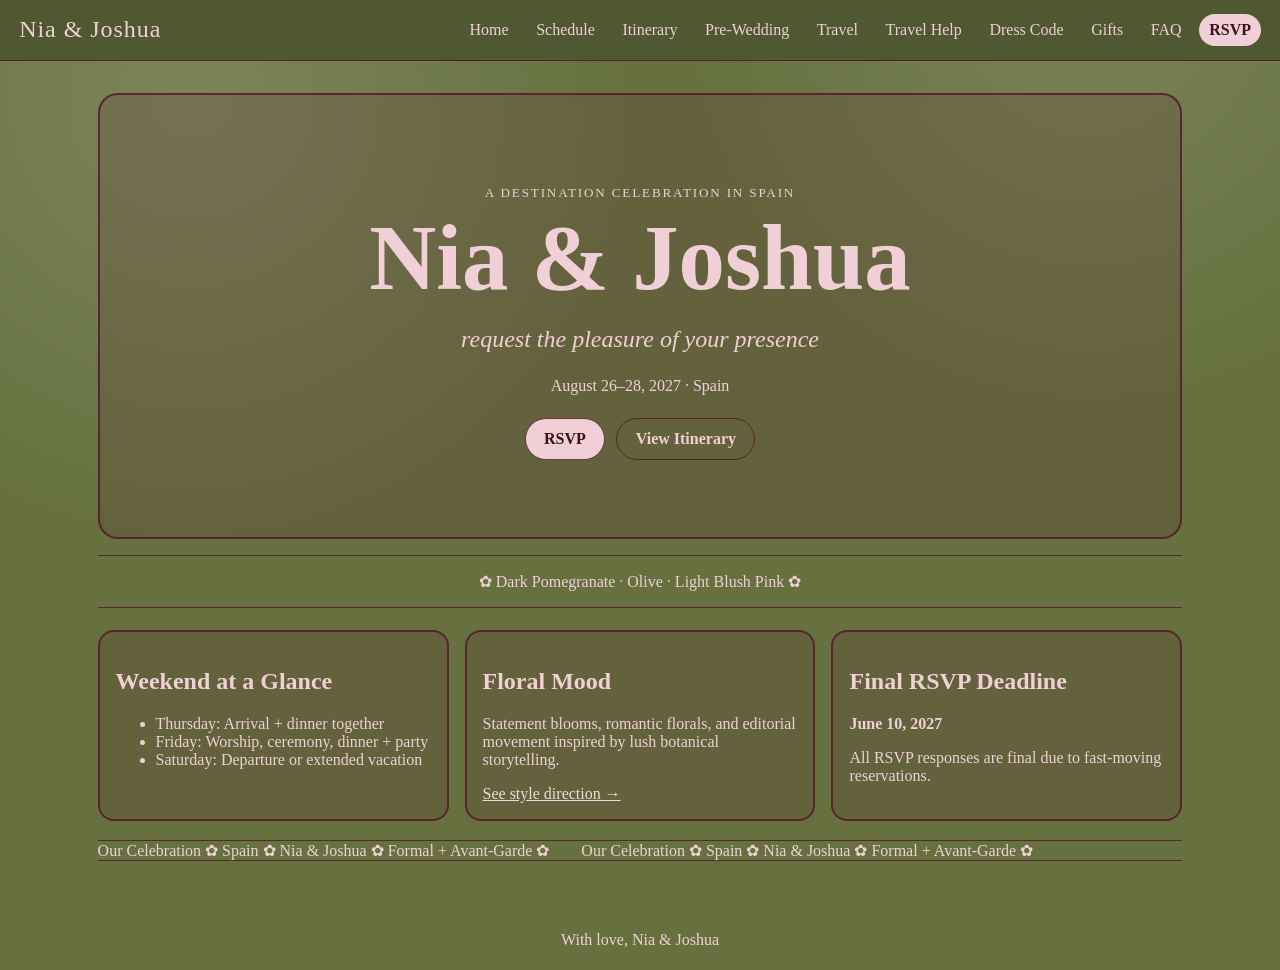
<file: index.html>
<!doctype html>
<html lang="en">
  <head>
    <meta charset="UTF-8" />
    <meta name="viewport" content="width=device-width, initial-scale=1.0" />
    <title>Nia & Joshua | Wedding</title>
    <link rel="stylesheet" href="styles.css" />
    <script defer src="script.js"></script>
  </head>
  <body class="page-home">
    <div id="petal-layer" aria-hidden="true"></div>
    <header class="site-header glass">
      <a class="brand" href="index.html">Nia & Joshua</a>
      <nav>
        <a href="index.html">Home</a>
        <a href="schedule.html">Schedule</a>
        <a href="itinerary.html">Itinerary</a>
        <a href="pre-wedding.html">Pre-Wedding</a>
        <a href="travel.html">Travel</a>
        <a href="travel-help.html">Travel Help</a>
        <a href="dress-code.html">Dress Code</a>
        <a href="gifts.html">Gifts</a>
        <a href="faq.html">FAQ</a>
        <a class="rsvp-btn" href="rsvp.html">RSVP</a>
      </nav>
    </header>

    <main>
      <section class="hero glass" data-reveal>
        <p class="eyebrow">A destination celebration in Spain</p>
        <h1>Nia & Joshua</h1>
        <p class="script">request the pleasure of your presence</p>
        <p class="date-line">August 26–28, 2027 · Spain</p>
        <div class="actions">
          <a class="btn" href="rsvp.html">RSVP</a>
          <a class="btn btn-outline" href="itinerary.html">View Itinerary</a>
        </div>
      </section>

      <section class="floral-banner" data-reveal>
        <p>✿ Dark Pomegranate · Olive · Light Blush Pink ✿</p>
      </section>

      <section class="card-grid">
        <article class="card tilt" data-reveal>
          <h2>Weekend at a Glance</h2>
          <ul>
            <li>Thursday: Arrival + dinner together</li>
            <li>Friday: Worship, ceremony, dinner + party</li>
            <li>Saturday: Departure or extended vacation</li>
          </ul>
        </article>

        <article class="card tilt" data-reveal>
          <h2>Floral Mood</h2>
          <p>
            Statement blooms, romantic florals, and editorial movement inspired by lush
            botanical storytelling.
          </p>
          <a class="text-link" href="dress-code.html">See style direction →</a>
        </article>

        <article class="card tilt" data-reveal>
          <h2>Final RSVP Deadline</h2>
          <p><strong>June 10, 2027</strong></p>
          <p>All RSVP responses are final due to fast-moving reservations.</p>
        </article>
      </section>

      <section class="marquee" aria-hidden="true">
        <div>
          <span>Our Celebration ✿ Spain ✿ Nia & Joshua ✿ Formal + Avant-Garde ✿</span>
          <span>Our Celebration ✿ Spain ✿ Nia & Joshua ✿ Formal + Avant-Garde ✿</span>
        </div>
      </section>
    </main>

    <footer class="site-footer">With love, Nia & Joshua</footer>
  </body>
</html>
</file>
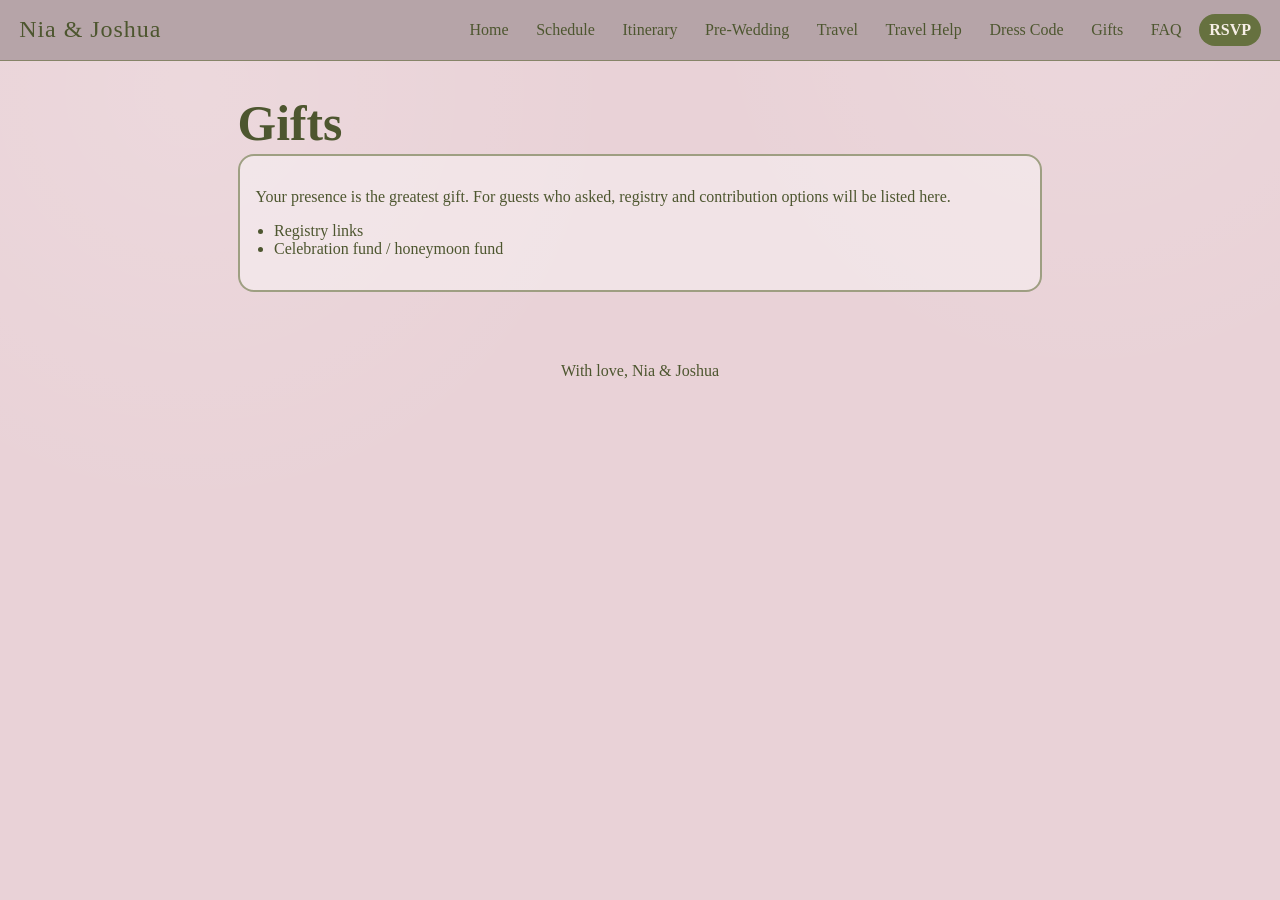
<file: gifts.html>
<!doctype html>
<html lang="en"><head><meta charset="UTF-8" /><meta name="viewport" content="width=device-width, initial-scale=1" /><title>Gifts | Nia & Joshua</title><link rel="stylesheet" href="styles.css" /><script defer src="script.js"></script></head><body class="page-gifts"><div id="petal-layer" aria-hidden="true"></div><header class="site-header glass"><a class="brand" href="index.html">Nia & Joshua</a><nav><a href="index.html">Home</a><a href="schedule.html">Schedule</a><a href="itinerary.html">Itinerary</a><a href="pre-wedding.html">Pre-Wedding</a><a href="travel.html">Travel</a><a href="travel-help.html">Travel Help</a><a href="dress-code.html">Dress Code</a><a href="gifts.html">Gifts</a><a href="faq.html">FAQ</a><a class="rsvp-btn" href="rsvp.html">RSVP</a></nav></header><main class="page"><h1>Gifts</h1><div class="page-card"><p>Your presence is the greatest gift. For guests who asked, registry and contribution options will be listed here.</p><ul class="list"><li>Registry links</li><li>Celebration fund / honeymoon fund</li></ul></div></main><footer class="site-footer">With love, Nia & Joshua</footer></body></html>
</file>
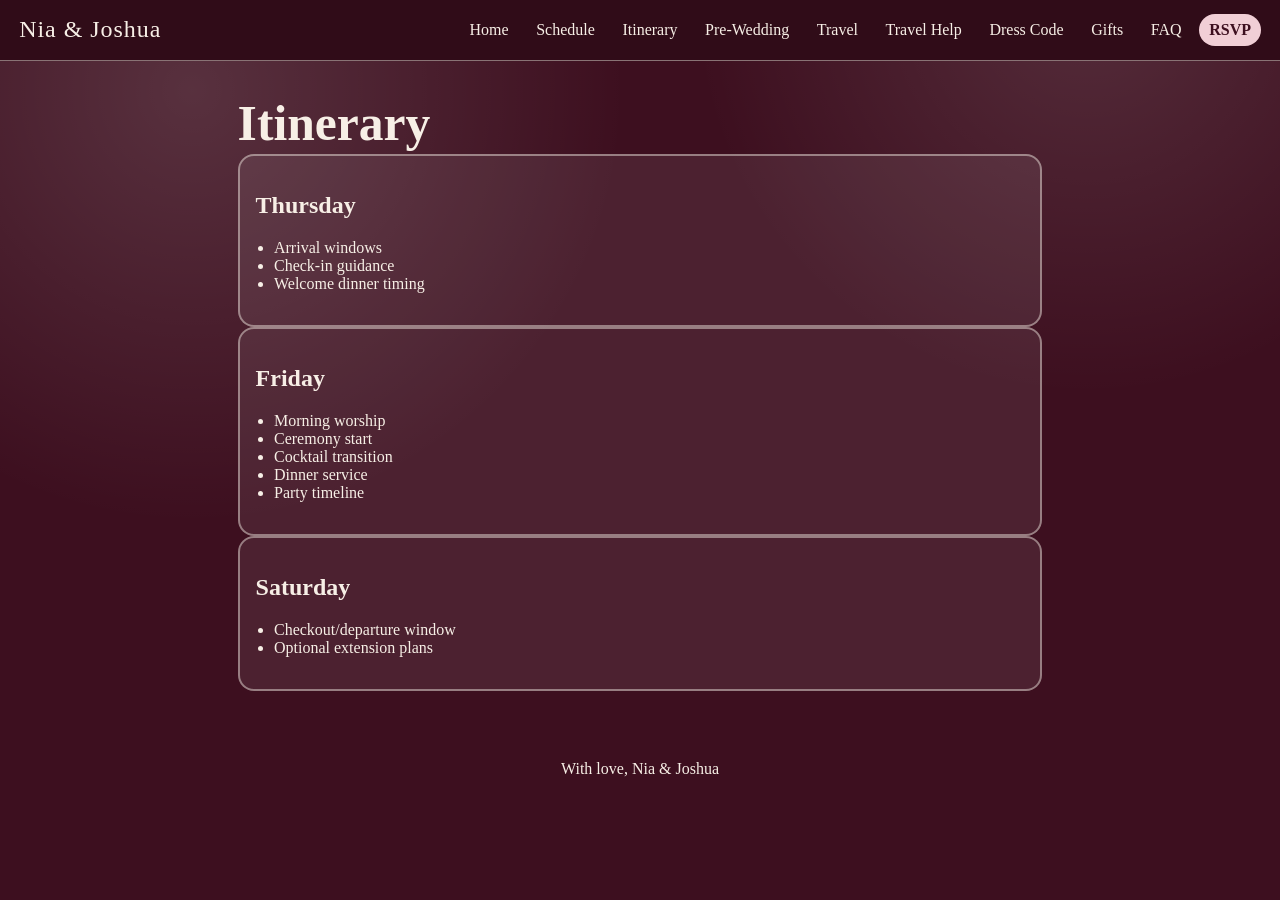
<file: itinerary.html>
<!doctype html>
<html lang="en"><head><meta charset="UTF-8" /><meta name="viewport" content="width=device-width, initial-scale=1" /><title>Itinerary | Nia & Joshua</title><link rel="stylesheet" href="styles.css" /><script defer src="script.js"></script></head><body class="page-itinerary"><div id="petal-layer" aria-hidden="true"></div><header class="site-header glass"><a class="brand" href="index.html">Nia & Joshua</a><nav><a href="index.html">Home</a><a href="schedule.html">Schedule</a><a href="itinerary.html">Itinerary</a><a href="pre-wedding.html">Pre-Wedding</a><a href="travel.html">Travel</a><a href="travel-help.html">Travel Help</a><a href="dress-code.html">Dress Code</a><a href="gifts.html">Gifts</a><a href="faq.html">FAQ</a><a class="rsvp-btn" href="rsvp.html">RSVP</a></nav></header><main class="page"><h1>Itinerary</h1><div class="page-card"><h2>Thursday</h2><ul class="list"><li>Arrival windows</li><li>Check-in guidance</li><li>Welcome dinner timing</li></ul></div><div class="page-card"><h2>Friday</h2><ul class="list"><li>Morning worship</li><li>Ceremony start</li><li>Cocktail transition</li><li>Dinner service</li><li>Party timeline</li></ul></div><div class="page-card"><h2>Saturday</h2><ul class="list"><li>Checkout/departure window</li><li>Optional extension plans</li></ul></div></main><footer class="site-footer">With love, Nia & Joshua</footer></body></html>
</file>
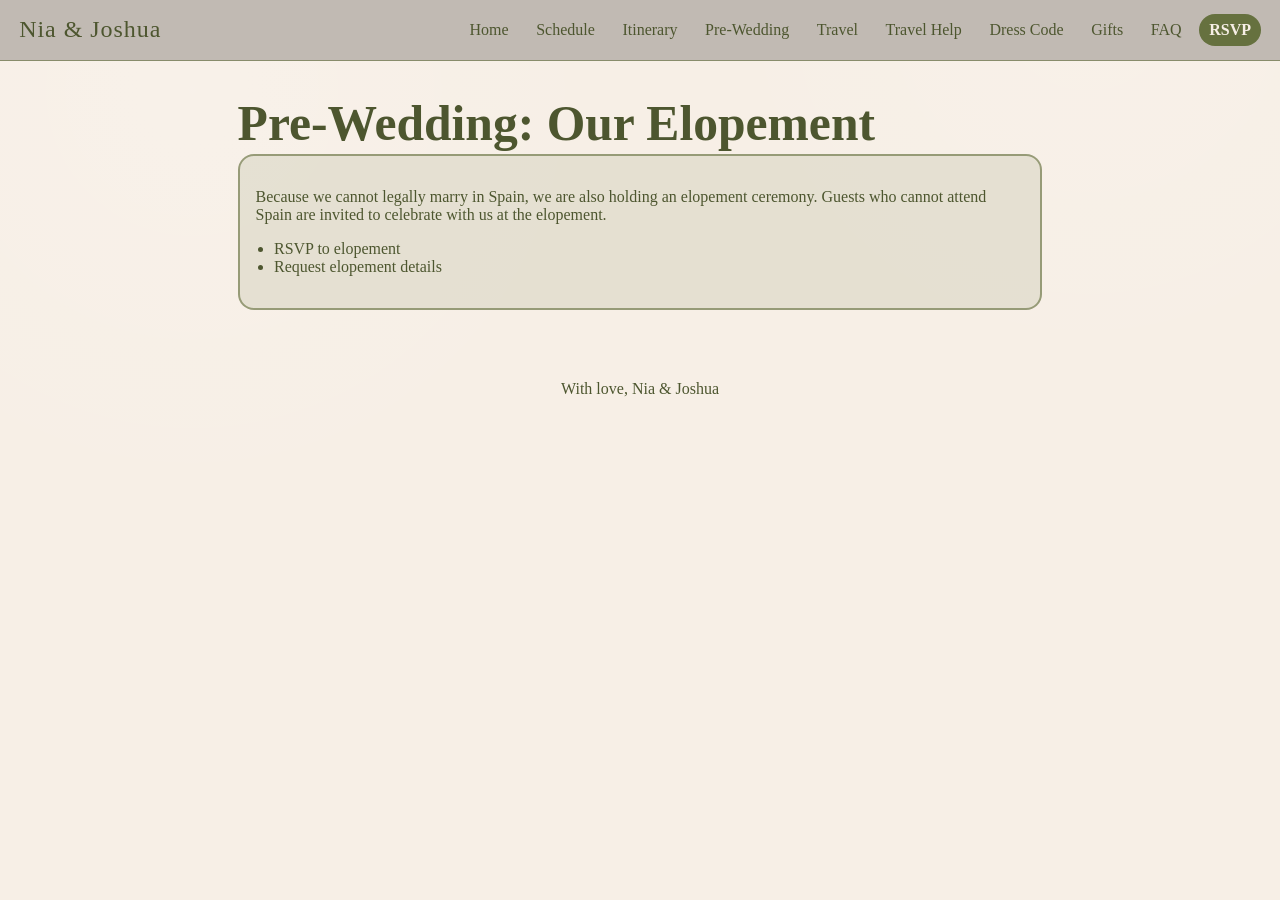
<file: pre-wedding.html>
<!doctype html>
<html lang="en"><head><meta charset="UTF-8" /><meta name="viewport" content="width=device-width, initial-scale=1" /><title>Pre-Wedding | Nia & Joshua</title><link rel="stylesheet" href="styles.css" /><script defer src="script.js"></script></head><body class="page-prewedding"><div id="petal-layer" aria-hidden="true"></div><header class="site-header glass"><a class="brand" href="index.html">Nia & Joshua</a><nav><a href="index.html">Home</a><a href="schedule.html">Schedule</a><a href="itinerary.html">Itinerary</a><a href="pre-wedding.html">Pre-Wedding</a><a href="travel.html">Travel</a><a href="travel-help.html">Travel Help</a><a href="dress-code.html">Dress Code</a><a href="gifts.html">Gifts</a><a href="faq.html">FAQ</a><a class="rsvp-btn" href="rsvp.html">RSVP</a></nav></header><main class="page"><h1>Pre-Wedding: Our Elopement</h1><div class="page-card"><p>Because we cannot legally marry in Spain, we are also holding an elopement ceremony. Guests who cannot attend Spain are invited to celebrate with us at the elopement.</p><ul class="list"><li>RSVP to elopement</li><li>Request elopement details</li></ul></div></main><footer class="site-footer">With love, Nia & Joshua</footer></body></html>
</file>
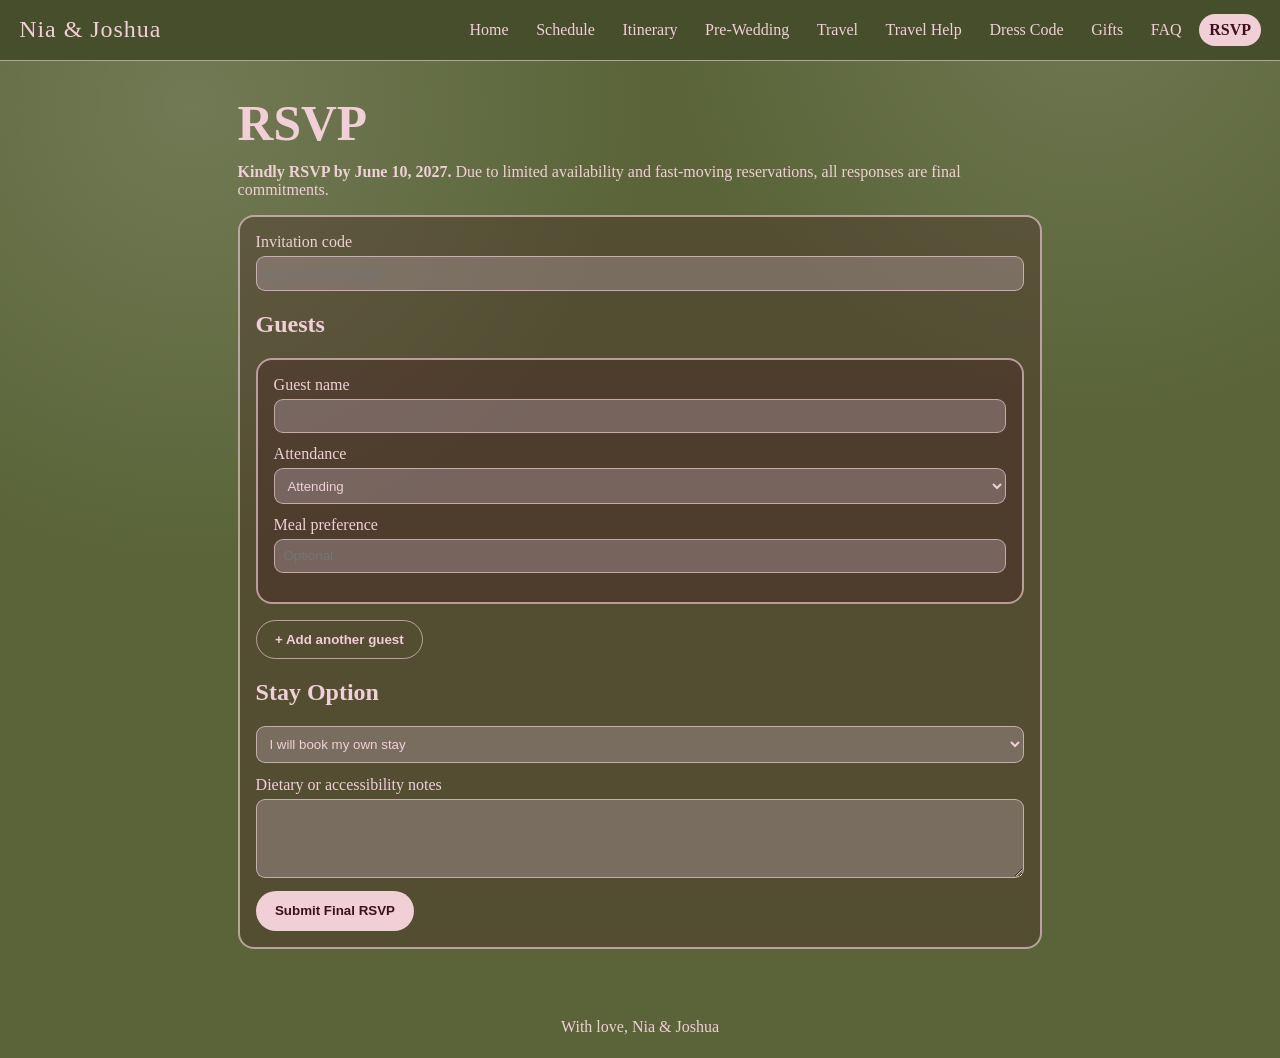
<file: rsvp.html>
<!doctype html>
<html lang="en"><head><meta charset="UTF-8" /><meta name="viewport" content="width=device-width, initial-scale=1" /><title>RSVP | Nia & Joshua</title><link rel="stylesheet" href="styles.css" /><script defer src="script.js"></script></head><body class="page-rsvp"><div id="petal-layer" aria-hidden="true"></div><header class="site-header glass"><a class="brand" href="index.html">Nia & Joshua</a><nav><a href="index.html">Home</a><a href="schedule.html">Schedule</a><a href="itinerary.html">Itinerary</a><a href="pre-wedding.html">Pre-Wedding</a><a href="travel.html">Travel</a><a href="travel-help.html">Travel Help</a><a href="dress-code.html">Dress Code</a><a href="gifts.html">Gifts</a><a href="faq.html">FAQ</a><a class="rsvp-btn" href="rsvp.html">RSVP</a></nav></header><main class="page"><h1>RSVP</h1><p><strong>Kindly RSVP by June 10, 2027.</strong> Due to limited availability and fast-moving reservations, all responses are final commitments.</p><form class="page-card"><div class="form-row"><label>Invitation code<input required placeholder="e.g., NIAJOSH2027" /></label></div><h2>Guests</h2><div id="guest-list"></div><p><button id="add-guest" type="button" class="secondary">+ Add another guest</button></p><h2>Stay Option</h2><div class="form-row"><label><select id="stay-option"><option value="own">I will book my own stay</option><option value="villa">I want to request villa stay</option></select></label></div><div id="villa-fields" class="hidden"><div class="form-row"><label>Nights requested<input /></label><label>Roommate preference<input /></label></div></div><div class="form-row"><label>Dietary or accessibility notes<textarea rows="4"></textarea></label></div><button type="submit">Submit Final RSVP</button></form></main><footer class="site-footer">With love, Nia & Joshua</footer></body></html>
</file>
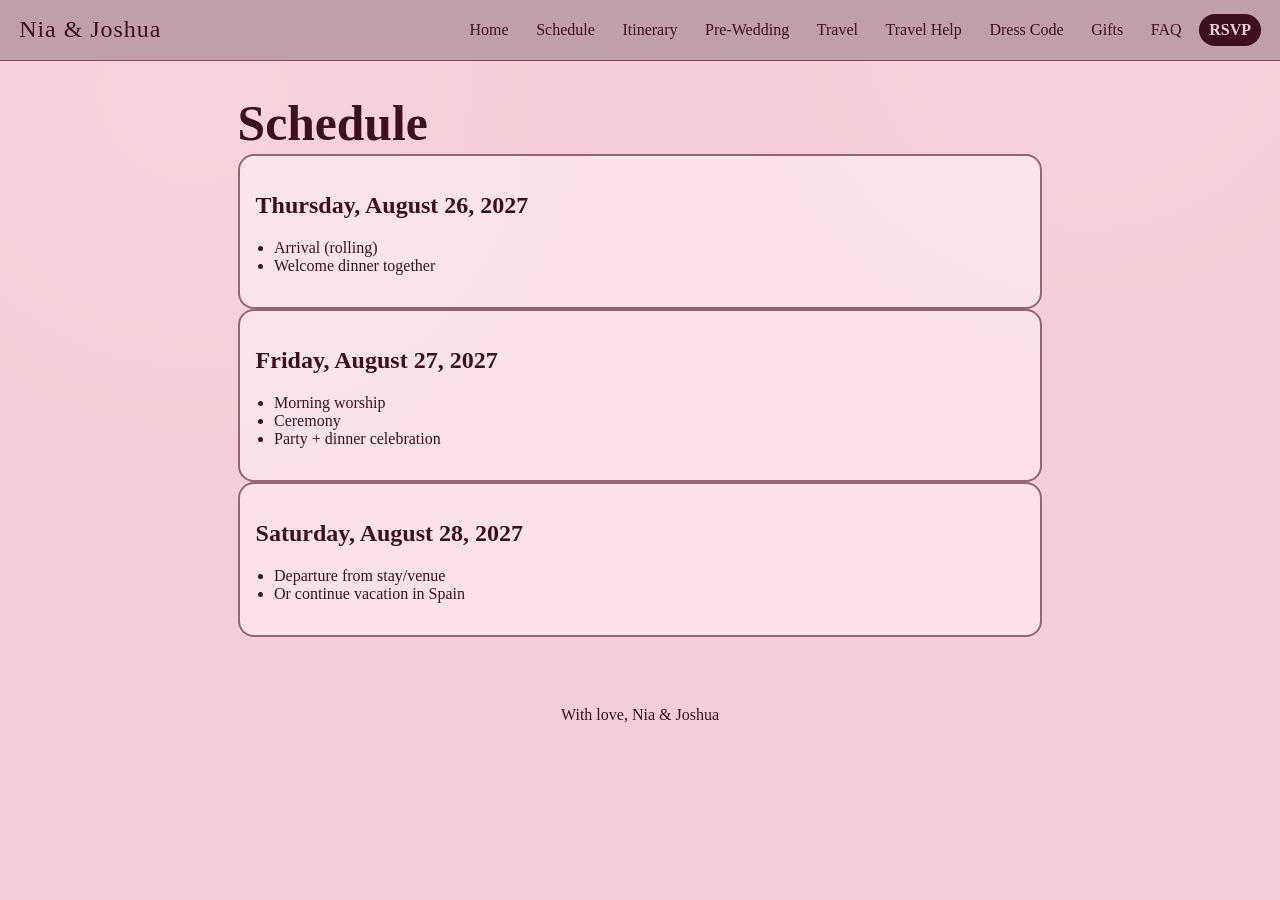
<file: schedule.html>
<!doctype html>
<html lang="en">
  <head>
    <meta charset="UTF-8" />
    <meta name="viewport" content="width=device-width, initial-scale=1" />
    <title>Schedule | Nia & Joshua</title>
    <link rel="stylesheet" href="styles.css" />
    <script defer src="script.js"></script>
  </head>
  <body class="page-schedule">
    <div id="petal-layer" aria-hidden="true"></div>
    <header class="site-header glass"><a class="brand" href="index.html">Nia & Joshua</a><nav><a href="index.html">Home</a><a href="schedule.html">Schedule</a><a href="itinerary.html">Itinerary</a><a href="pre-wedding.html">Pre-Wedding</a><a href="travel.html">Travel</a><a href="travel-help.html">Travel Help</a><a href="dress-code.html">Dress Code</a><a href="gifts.html">Gifts</a><a href="faq.html">FAQ</a><a class="rsvp-btn" href="rsvp.html">RSVP</a></nav></header>
    <main class="page">
      <h1>Schedule</h1>
      <div class="page-card"><h2>Thursday, August 26, 2027</h2><ul class="list"><li>Arrival (rolling)</li><li>Welcome dinner together</li></ul></div>
      <div class="page-card"><h2>Friday, August 27, 2027</h2><ul class="list"><li>Morning worship</li><li>Ceremony</li><li>Party + dinner celebration</li></ul></div>
      <div class="page-card"><h2>Saturday, August 28, 2027</h2><ul class="list"><li>Departure from stay/venue</li><li>Or continue vacation in Spain</li></ul></div>
    </main>
    <footer class="site-footer">With love, Nia & Joshua</footer>
  </body>
</html>
</file>
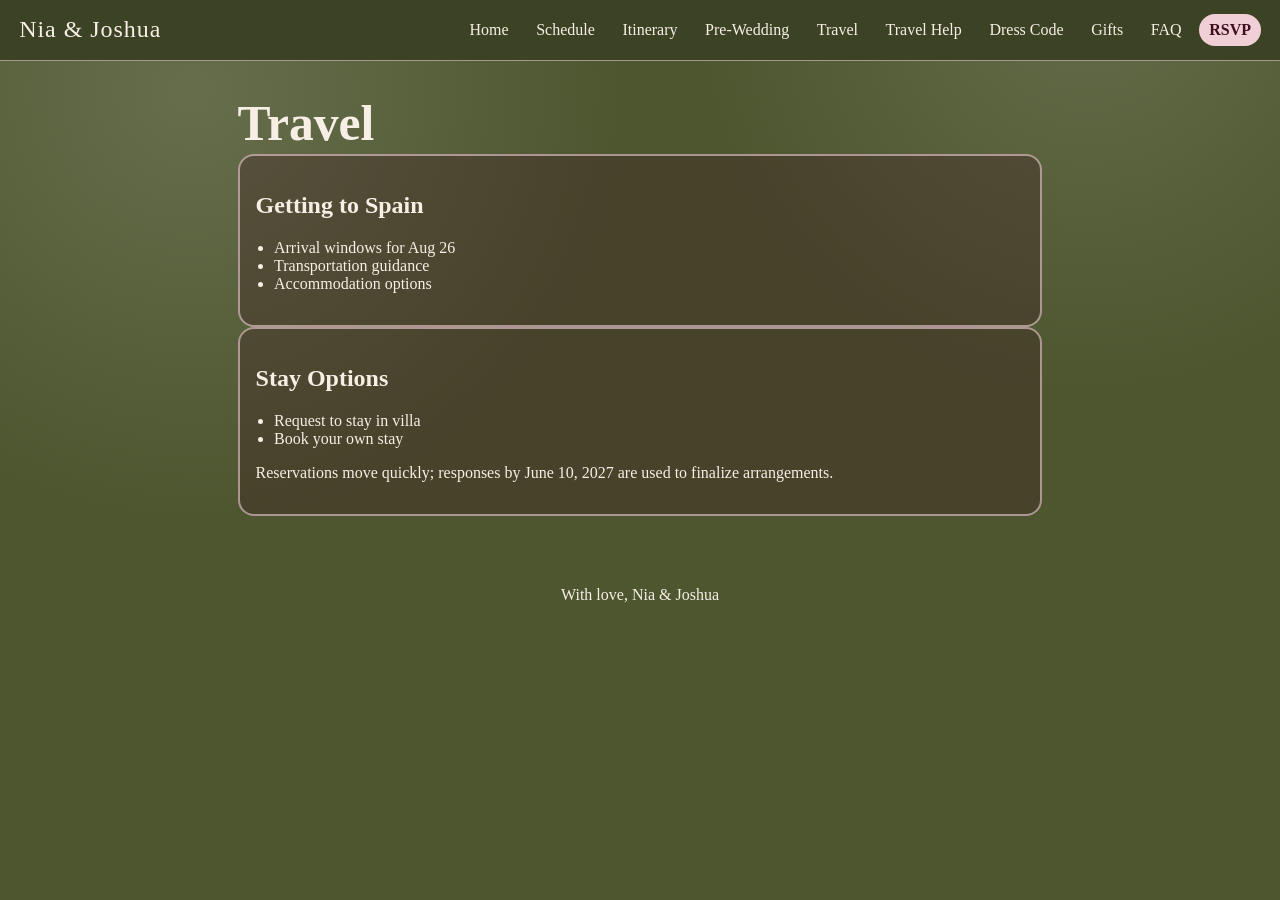
<file: travel.html>
<!doctype html>
<html lang="en"><head><meta charset="UTF-8" /><meta name="viewport" content="width=device-width, initial-scale=1" /><title>Travel | Nia & Joshua</title><link rel="stylesheet" href="styles.css" /><script defer src="script.js"></script></head><body class="page-travel"><div id="petal-layer" aria-hidden="true"></div><header class="site-header glass"><a class="brand" href="index.html">Nia & Joshua</a><nav><a href="index.html">Home</a><a href="schedule.html">Schedule</a><a href="itinerary.html">Itinerary</a><a href="pre-wedding.html">Pre-Wedding</a><a href="travel.html">Travel</a><a href="travel-help.html">Travel Help</a><a href="dress-code.html">Dress Code</a><a href="gifts.html">Gifts</a><a href="faq.html">FAQ</a><a class="rsvp-btn" href="rsvp.html">RSVP</a></nav></header><main class="page"><h1>Travel</h1><div class="page-card"><h2>Getting to Spain</h2><ul class="list"><li>Arrival windows for Aug 26</li><li>Transportation guidance</li><li>Accommodation options</li></ul></div><div class="page-card"><h2>Stay Options</h2><ul class="list"><li>Request to stay in villa</li><li>Book your own stay</li></ul><p>Reservations move quickly; responses by June 10, 2027 are used to finalize arrangements.</p></div></main><footer class="site-footer">With love, Nia & Joshua</footer></body></html>
</file>
<file: styles.css>
:root {
  --pomegranate: #56172c;
  --pomegranate-dark: #3d0f1f;
  --olive: #66713f;
  --olive-dark: #4d562f;
  --blush: #f1cfd6;
  --cream: #f7efe6;
  --ink: #23191d;

  --page-bg: var(--pomegranate-dark);
  --page-text: var(--cream);
  --page-border: rgba(247, 239, 230, 0.38);
  --panel-bg: rgba(0, 0, 0, 0.18);
  --button-bg: var(--blush);
  --button-text: var(--pomegranate-dark);
}

* {
  box-sizing: border-box;
}

body {
  margin: 0;
  min-height: 100vh;
  font-family: "Cormorant Garamond", Georgia, serif;
  color: var(--page-text);
  background: radial-gradient(circle at 15% 10%, rgba(255, 255, 255, 0.14), transparent 32%),
    radial-gradient(circle at 85% 0%, rgba(255, 255, 255, 0.12), transparent 28%), var(--page-bg);
  overflow-x: hidden;
}

.page-home {
  --page-bg: var(--olive);
  --page-text: var(--blush);
  --page-border: rgba(86, 23, 44, 0.82);
  --panel-bg: rgba(94, 40, 56, 0.2);
  --button-bg: var(--blush);
  --button-text: var(--pomegranate-dark);
}

.page-schedule {
  --page-bg: #f6cdd8;
  --page-text: var(--pomegranate-dark);
  --page-border: rgba(86, 23, 44, 0.62);
  --panel-bg: rgba(255, 255, 255, 0.42);
  --button-bg: var(--pomegranate-dark);
  --button-text: var(--blush);
}

.page-itinerary {
  --page-bg: var(--pomegranate-dark);
  --page-text: var(--cream);
  --page-border: rgba(247, 239, 230, 0.45);
  --panel-bg: rgba(255, 255, 255, 0.08);
}

.page-prewedding {
  --page-bg: var(--cream);
  --page-text: var(--olive-dark);
  --page-border: rgba(102, 113, 63, 0.62);
  --panel-bg: rgba(102, 113, 63, 0.12);
  --button-bg: var(--olive);
  --button-text: var(--cream);
}

.page-travel {
  --page-bg: var(--olive-dark);
  --page-text: var(--cream);
  --page-border: rgba(241, 207, 214, 0.6);
  --panel-bg: rgba(60, 20, 35, 0.3);
}

.page-travelhelp {
  --page-bg: #f7efe6;
  --page-text: var(--pomegranate-dark);
  --page-border: rgba(86, 23, 44, 0.52);
  --panel-bg: rgba(255, 255, 255, 0.42);
}

.page-dresscode {
  --page-bg: var(--pomegranate);
  --page-text: var(--blush);
  --page-border: rgba(241, 207, 214, 0.7);
  --panel-bg: rgba(255, 255, 255, 0.07);
}

.page-gifts {
  --page-bg: #e9d2d7;
  --page-text: var(--olive-dark);
  --page-border: rgba(102, 113, 63, 0.6);
  --panel-bg: rgba(255, 255, 255, 0.38);
  --button-bg: var(--olive);
  --button-text: var(--cream);
}

.page-faq {
  --page-bg: #efe5d6;
  --page-text: var(--pomegranate-dark);
  --page-border: rgba(86, 23, 44, 0.5);
  --panel-bg: rgba(255, 255, 255, 0.35);
}

.page-rsvp {
  --page-bg: #5a6438;
  --page-text: var(--blush);
  --page-border: rgba(241, 207, 214, 0.65);
  --panel-bg: rgba(65, 20, 33, 0.28);
}

#petal-layer {
  position: fixed;
  inset: 0;
  pointer-events: none;
  z-index: 1;
}

.petal {
  position: absolute;
  width: 14px;
  height: 14px;
  border-radius: 14px 0 14px 0;
  background: linear-gradient(145deg, var(--blush), #e89fb0);
  animation: floatDown linear infinite;
}

@keyframes floatDown {
  from { transform: translateY(-12vh) rotate(0deg); }
  to { transform: translateY(112vh) rotate(270deg); }
}

.site-header {
  position: sticky;
  top: 0;
  z-index: 5;
  display: flex;
  justify-content: space-between;
  gap: 1rem;
  align-items: center;
  padding: 0.9rem 1.2rem;
  border-bottom: 1px solid var(--page-border);
}

.glass {
  backdrop-filter: blur(8px);
  background: color-mix(in srgb, var(--page-bg) 78%, black 22%);
}

.brand,
nav a {
  color: var(--page-text);
  text-decoration: none;
}

.brand {
  font-size: 1.5rem;
  letter-spacing: 0.04em;
}

nav {
  display: flex;
  flex-wrap: wrap;
  gap: 0.5rem;
}

nav a {
  padding: 0.35rem 0.55rem;
  border-radius: 999px;
  border: 1px solid transparent;
  transition: all 220ms ease;
}

nav a:hover {
  border-color: var(--page-border);
  background: color-mix(in srgb, var(--page-bg) 70%, white 30%);
}

.rsvp-btn {
  background: var(--button-bg);
  color: var(--button-text);
  font-weight: 700;
}

main {
  position: relative;
  z-index: 2;
  max-width: 1120px;
  margin: 0 auto;
  padding: 2rem 1.1rem 3rem;
}

.hero {
  text-align: center;
  border: 2px solid var(--page-border);
  border-radius: 20px;
  padding: clamp(2rem, 6vw, 5rem) 1rem;
  transform-style: preserve-3d;
  transition: transform 280ms ease;
  background: var(--panel-bg);
}

.eyebrow {
  text-transform: uppercase;
  letter-spacing: 0.14em;
  font-size: 0.82rem;
}

h1 {
  margin: 0.45rem 0;
  font-size: clamp(2.2rem, 8vw, 5.8rem);
  line-height: 0.95;
}

.script {
  font-style: italic;
  font-size: clamp(1rem, 2.2vw, 1.5rem);
}

.actions {
  margin-top: 1.4rem;
  display: flex;
  justify-content: center;
  flex-wrap: wrap;
  gap: 0.7rem;
}

.btn,
button {
  border-radius: 999px;
  padding: 0.7rem 1.15rem;
  border: 1px solid var(--page-border);
  background: var(--button-bg);
  color: var(--button-text);
  font-weight: 700;
  text-decoration: none;
  cursor: pointer;
}

.btn-outline,
.secondary {
  background: transparent;
  color: var(--page-text);
}

.floral-banner {
  margin: 1rem 0;
  text-align: center;
  border-top: 1px solid var(--page-border);
  border-bottom: 1px solid var(--page-border);
}

.card-grid {
  margin-top: 1.4rem;
  display: grid;
  grid-template-columns: repeat(auto-fit, minmax(220px, 1fr));
  gap: 1rem;
}

.card,
.page-card,
.faq-item {
  border: 2px solid var(--page-border);
  background: var(--panel-bg);
  border-radius: 16px;
  padding: 1rem;
}

.tilt {
  transition: transform 220ms ease;
}

.tilt:hover {
  transform: translateY(-4px) scale(1.01);
}

.text-link {
  color: color-mix(in srgb, var(--page-text) 84%, white 16%);
}

.page {
  position: relative;
  z-index: 2;
  max-width: 840px;
}

.page h1 {
  font-size: clamp(1.9rem, 5vw, 3.1rem);
}

.list { padding-left: 1.15rem; }

.faq-q {
  width: 100%;
  border: none;
  background: transparent;
  color: var(--page-text);
  font: inherit;
  font-size: 1.1rem;
  text-align: left;
  cursor: pointer;
}

.faq-a { display: none; }
.faq-item.open .faq-a { display: block; }

.form-row {
  display: grid;
  gap: 0.7rem;
  margin-bottom: 0.8rem;
}

label { display: grid; gap: 0.32rem; }

input, select, textarea {
  border: 1px solid var(--page-border);
  border-radius: 9px;
  padding: 0.55rem;
  background: color-mix(in srgb, var(--panel-bg) 75%, white 25%);
  color: var(--page-text);
}

.marquee {
  margin: 1.2rem 0 0;
  overflow: hidden;
  border-top: 1px solid var(--page-border);
  border-bottom: 1px solid var(--page-border);
  white-space: nowrap;
}

.marquee div {
  display: inline-flex;
  gap: 2rem;
  animation: slideText 20s linear infinite;
}

@keyframes slideText {
  from { transform: translateX(0); }
  to { transform: translateX(-50%); }
}

[data-reveal] {
  opacity: 0;
  transform: translateY(16px);
  transition: opacity 500ms ease, transform 500ms ease;
}

[data-reveal].revealed {
  opacity: 1;
  transform: translateY(0);
}

.site-footer {
  position: relative;
  z-index: 2;
  text-align: center;
  padding: 1.35rem;
}

.hidden { display: none; }

@media (max-width: 760px) {
  .site-header { position: static; }
}
</file>
